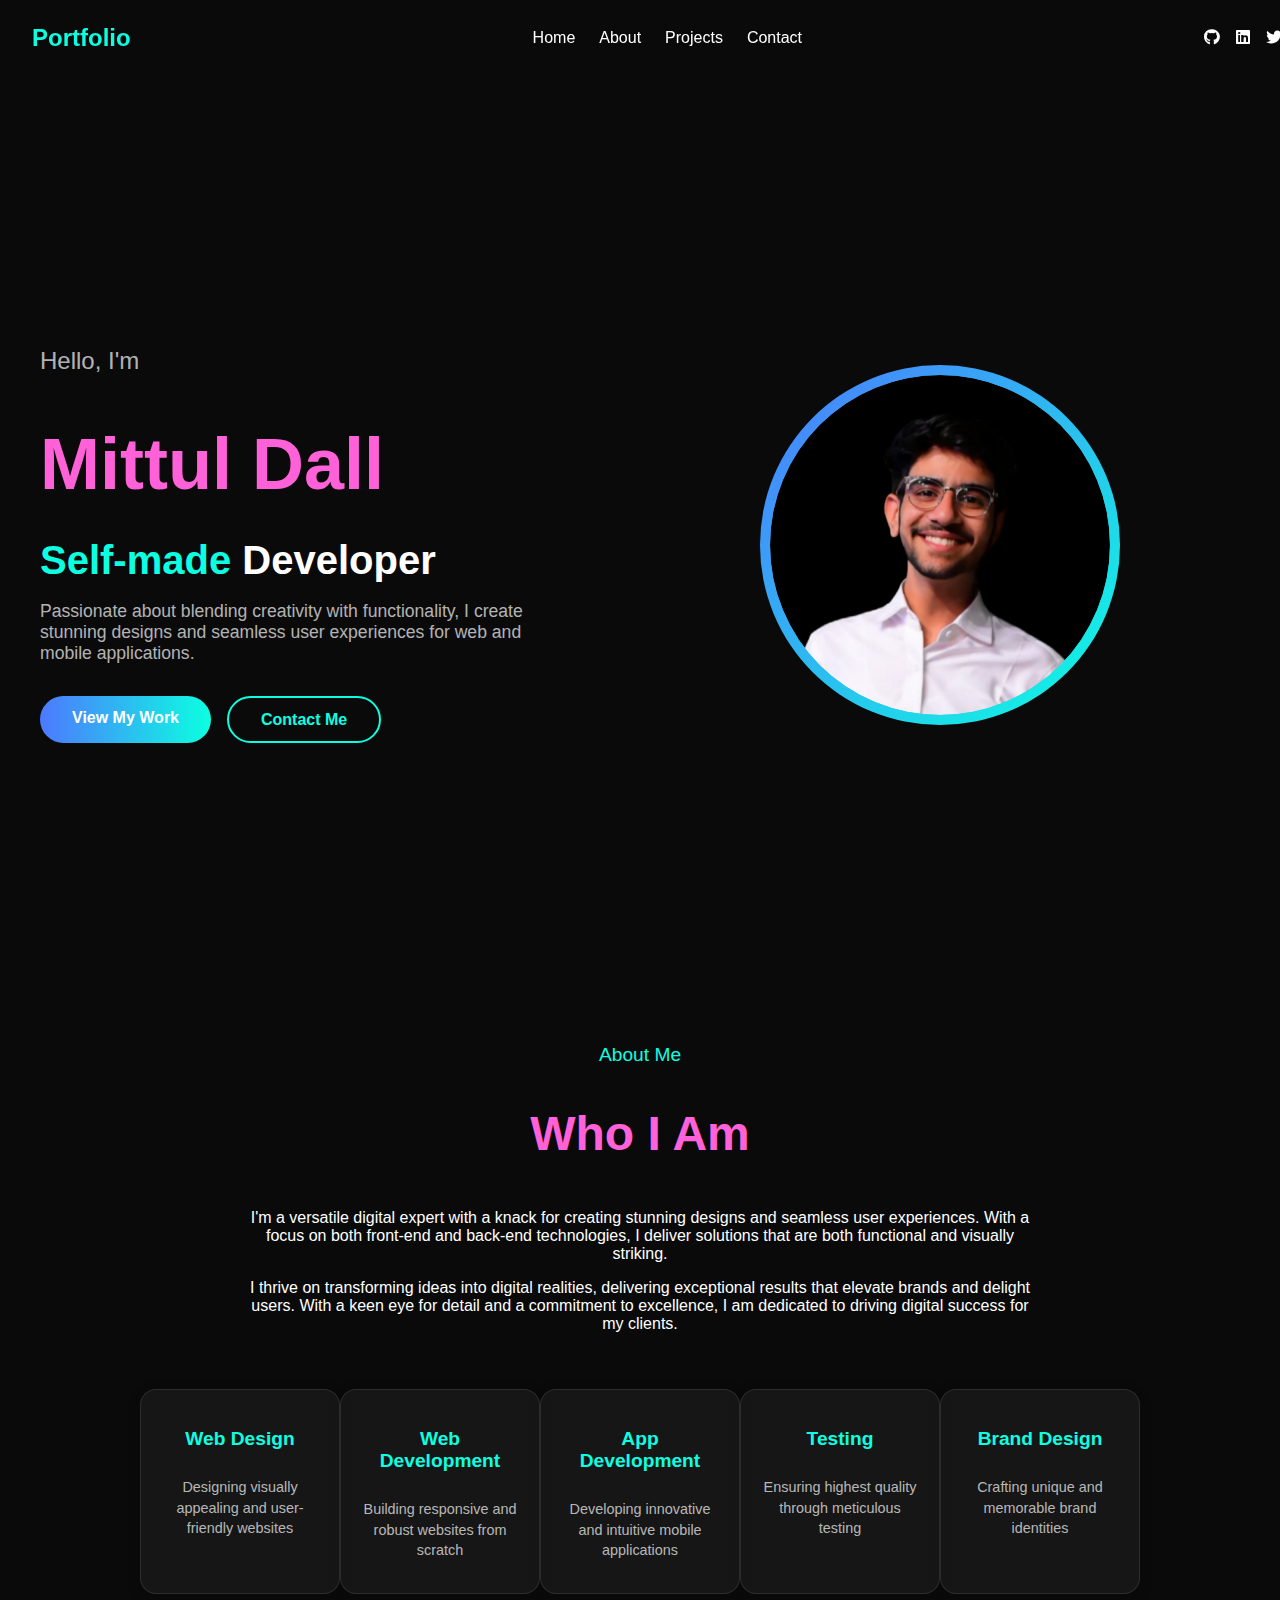
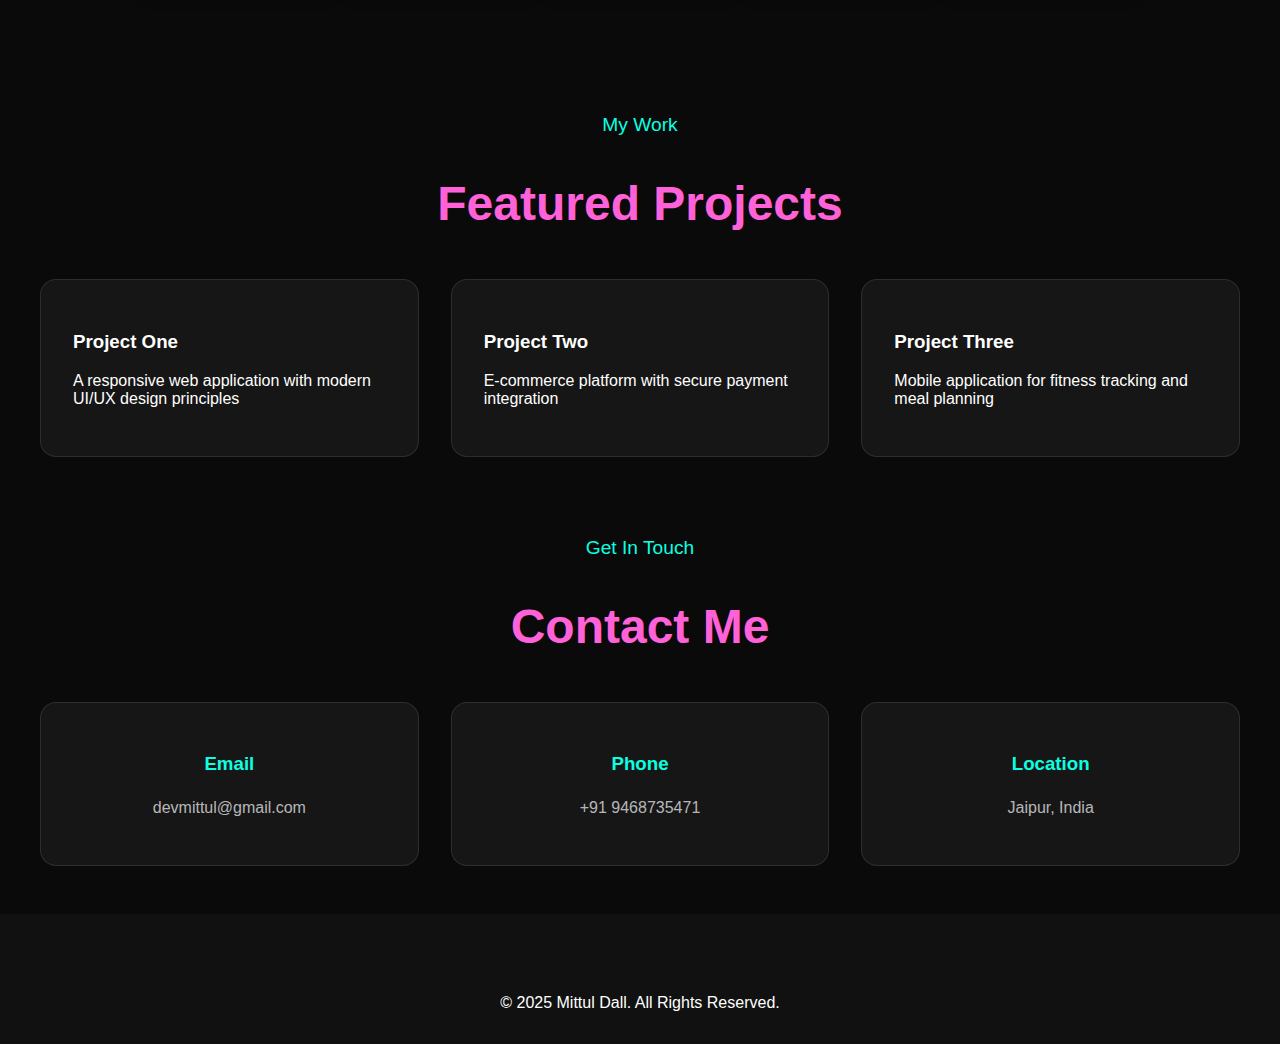
<file: basic.html>
<!DOCTYPE html>
<html lang="en">
<head>
    <meta charset="UTF-8">
    <meta name="viewport" content="width=device-width, initial-scale=1.0">
    <title>Basic Portfolio View</title>
    <link rel="stylesheet" href="https://cdnjs.cloudflare.com/ajax/libs/font-awesome/6.0.0/css/all.min.css">
    <style>
        /* Base styles */
        body {
            font-family: 'Arial', sans-serif;
            background-color: #0a0a0a;
            color: #ffffff;
            margin: 0;
            padding: 0;
            overflow-x: hidden;
        }
        
        .container {
            width: 100%;
            max-width: 1200px;
            margin: 0 auto;
            padding: 0 2rem;
        }
        
        /* Navigation */
        nav {
            display: flex;
            justify-content: space-between;
            align-items: center;
            padding: 1.5rem 2rem;
            background-color: rgba(10, 10, 10, 0.8);
            position: fixed;
            top: 0;
            left: 0;
            width: 100%;
            z-index: 1000;
        }
        
        .logo {
            font-weight: 700;
            font-size: 1.5rem;
            color: #0cffe1;
        }
        
        .menu-items {
            display: flex;
            gap: 1.5rem;
        }
        
        .menu-items a {
            color: #ffffff;
            text-decoration: none;
            font-weight: 500;
        }
        
        /* Hero Section */
        .hero {
            height: 100vh;
            display: flex;
            align-items: center;
            padding-top: 80px;
        }
        
        .hero .container {
            display: flex;
            justify-content: space-between;
            align-items: center;
            flex-wrap: wrap;
        }
        
        .animated-text {
            flex: 1;
            min-width: 300px;
        }
        
        .greeting {
            font-size: 1.5rem;
            color: rgba(255, 255, 255, 0.7);
            margin-bottom: 1rem;
        }
        
        .name {
            font-size: 4.5rem;
            font-weight: 800;
            margin-bottom: 0.5rem;
            color: #ff61d8;
        }
        
        .profession {
            font-size: 2.5rem;
            font-weight: 700;
            margin-bottom: 1rem;
        }
        
        .profession span {
            color: #0cffe1;
        }
        
        .description {
            font-size: 1.1rem;
            color: rgba(255, 255, 255, 0.7);
            margin-bottom: 2rem;
            max-width: 500px;
        }
        
        .cta-buttons {
            display: flex;
            gap: 1rem;
            margin-top: 2rem;
        }
        
        .cta-primary, .cta-secondary {
            padding: 0.8rem 2rem;
            border-radius: 50px;
            font-weight: 600;
            text-decoration: none;
        }
        
        .cta-primary {
            background: linear-gradient(to right, #4d79ff, #0cffe1);
            color: #ffffff;
        }
        
        .cta-secondary {
            border: 2px solid #0cffe1;
            color: #0cffe1;
        }
        
        .hero-image {
            flex: 1;
            display: flex;
            justify-content: center;
            align-items: center;
            min-width: 300px;
        }
        
        .profile-image {
            width: 350px;
            height: 350px;
            border-radius: 50%;
            background: linear-gradient(135deg, #4d79ff, #0cffe1);
            display: flex;
            align-items: center;
            justify-content: center;
            padding: 5px;
        }
        
        .image-placeholder {
            width: 100%;
            height: 100%;
            border-radius: 50%;
            background-color: #111111;
            display: flex;
            align-items: center;
            justify-content: center;
            font-size: 1.5rem;
            color: rgba(255, 255, 255, 0.5);
        }
        
        /* Section Title */
        .section-title {
            text-align: center;
            margin-bottom: 3rem;
            padding-top: 4rem;
        }
        
        .section-title .subtitle {
            font-size: 1.2rem;
            color: #0cffe1;
            margin-bottom: 0.5rem;
            display: block;
        }
        
        .section-title h2 {
            font-size: 3rem;
            font-weight: 700;
            color: #ff61d8;
        }
        
        /* Footer */
        footer {
            background-color: #111111;
            padding: 4rem 0 1rem;
            margin-top: 3rem;
            text-align: center;
        }
        
        /* About Section */
        .about-content, .projects-grid {
            display: flex;
            flex-wrap: wrap;
            gap: 2rem;
            justify-content: center;
        }
        
        .about-text {
            flex: 1;
            min-width: 300px;
            margin-bottom: 2rem;
            text-align: center;
            max-width: 800px;
            margin-left: auto;
            margin-right: auto;
        }
        
        .about-cards-container {
            width: 100%;
            display: flex;
            justify-content: center;
            padding: 1.5rem 0;
        }
        
        .about-cards {
            display: flex;
            justify-content: space-between;
            width: 100%;
            max-width: 1000px;
            margin: 0 auto;
        }
        
        .about-card {
            background: rgba(255, 255, 255, 0.05);
            border-radius: 16px;
            border: 1px solid rgba(255, 255, 255, 0.1);
            padding: 1.2rem;
            width: 18%;
            box-shadow: 0 4px 15px rgba(0, 0, 0, 0.1);
            transition: transform 0.3s ease, box-shadow 0.3s ease;
            text-align: center;
            display: flex;
            flex-direction: column;
            align-items: center;
        }
        
        .about-card:hover {
            transform: translateY(-10px);
            box-shadow: 0 10px 25px rgba(0, 0, 0, 0.2);
        }
        
        .about-card h3 {
            color: #0cffe1;
            margin-bottom: 0.8rem;
            font-size: 1.2rem;
        }
        
        .about-card p {
            color: rgba(255, 255, 255, 0.7);
            line-height: 1.4;
            font-size: 0.9rem;
        }
        
        .project-card {
            background: rgba(255, 255, 255, 0.05);
            border-radius: 16px;
            border: 1px solid rgba(255, 255, 255, 0.1);
            padding: 2rem;
            flex: 1;
            min-width: 250px;
            margin-bottom: 1rem;
        }
        
        /* Contact Section */
        .contact-container {
            display: flex;
            flex-wrap: wrap;
            justify-content: space-around;
            gap: 2rem;
        }
        
        .contact-card {
            background: rgba(255, 255, 255, 0.05);
            border-radius: 16px;
            border: 1px solid rgba(255, 255, 255, 0.1);
            padding: 2rem;
            flex: 1;
            min-width: 250px;
            text-align: center;
            display: flex;
            flex-direction: column;
            align-items: center;
        }
        
        .contact-card h3 {
            color: #0cffe1;
            margin-bottom: 0.5rem;
        }
        
        .contact-card p {
            color: rgba(255, 255, 255, 0.7);
        }
        
        @media (max-width: 768px) {
            .menu-items {
                display: none;
            }
            
            .hero .container {
                flex-direction: column;
                gap: 3rem;
            }
            
            .name {
                font-size: 3rem;
            }
            
            .profession {
                font-size: 1.8rem;
            }
            
            .contact-container {
                flex-direction: column;
                align-items: center;
            }
            
            .contact-card {
                width: 100%;
                max-width: 400px;
            }
        }
        
        @media (max-width: 900px) {
            .about-cards {
                flex-wrap: wrap;
                justify-content: center;
                gap: 20px;
            }
            
            .about-card {
                width: 30%;
            }
        }
        
        @media (max-width: 600px) {
            .about-card {
                width: 45%;
            }
        }
        
        @media (max-width: 400px) {
            .about-card {
                width: 90%;
            }
        }
        
        /* Projects Section */
        #projects {
            padding-top: 1rem;
        }
        
        /* About Section */
        #about {
            margin-bottom: 0;
            padding-bottom: 1rem;
        }
    </style>
</head>
<body>
    <!-- Navbar -->
    <nav>
        <div class="logo">
            <span>Portfolio</span>
        </div>
        <div class="menu-items">
            <a href="#home">Home</a>
            <a href="#about">About</a>
            <a href="#projects">Projects</a>
            <a href="#contact">Contact</a>
        </div>
        <div class="social-links" style="display: flex; gap: 1rem;">
            <a href="https://github.com" target="_blank" rel="noopener noreferrer" style="color: white;"><i class="fab fa-github"></i></a>
            <a href="https://www.linkedin.com/in/immittul" target="_blank" rel="noopener noreferrer" style="color: white;"><i class="fab fa-linkedin"></i></a>
            <a href="https://x.com/immittul?t=PJbpidlW1fuesGk-Flp80w&s=35" target="_blank" rel="noopener noreferrer" style="color: white;"><i class="fab fa-twitter"></i></a>
            <a href="https://www.instagram.com/immittul/?igsh=eGRlY3hwYmtneWR5#" target="_blank" rel="noopener noreferrer" style="color: white;"><i class="fab fa-instagram"></i></a>
        </div>
    </nav>

    <!-- Hero Section -->
    <section id="home" class="hero">
        <div class="container" style="padding-top: 30px;">
            <div class="animated-text">
                <div class="greeting">Hello, I'm</div>
                <h1 class="name">Mittul Dall</h1>
                <h2 class="profession"><span>Self-made</span> Developer</h2>
                <p class="description">Passionate about blending creativity with functionality, I create stunning designs and seamless user experiences for web and mobile applications.</p>
                <div class="cta-buttons">
                    <a href="#projects" class="cta-primary">View My Work</a>
                    <a href="#contact" class="cta-secondary">Contact Me</a>
                </div>
            </div>
            <div class="hero-image">
                <div class="profile-image">
                    <div class="profile-pic-container" style="width: 340px; height: 340px; border-radius: 50%; overflow: hidden; margin: auto; display: block;">
                        <img src="./web3.jpg" alt="Mittul Dall" style="width: 100%; height: 100%; border-radius: 50%; object-fit: cover; display: block;" onload="console.log('Image loaded successfully')" onerror="console.log('Error loading image'); this.src='web3.jpg';">
                    </div>
                </div>
            </div>
        </div>
    </section>

    <!-- About Section -->
    <section id="about">
        <div class="section-title">
            <span class="subtitle">About Me</span>
            <h2>Who I Am</h2>
        </div>
        <div class="container">
            <div class="about-text">
                <p>I'm a versatile digital expert with a knack for creating stunning designs and seamless user experiences. With a focus on both front-end and back-end technologies, I deliver solutions that are both functional and visually striking.</p>
                <p>I thrive on transforming ideas into digital realities, delivering exceptional results that elevate brands and delight users. With a keen eye for detail and a commitment to excellence, I am dedicated to driving digital success for my clients.</p>
            </div>
            <div class="about-cards-container">
                <div class="about-cards">
                    <div class="about-card">
                        <h3>Web Design</h3>
                        <p>Designing visually appealing and user-friendly websites</p>
                    </div>
                    <div class="about-card">
                        <h3>Web Development</h3>
                        <p>Building responsive and robust websites from scratch</p>
                    </div>
                    <div class="about-card">
                        <h3>App Development</h3>
                        <p>Developing innovative and intuitive mobile applications</p>
                    </div>
                    <div class="about-card">
                        <h3>Testing</h3>
                        <p>Ensuring highest quality through meticulous testing</p>
                    </div>
                    <div class="about-card">
                        <h3>Brand Design</h3>
                        <p>Crafting unique and memorable brand identities</p>
                    </div>
                </div>
            </div>
        </div>
    </section>

    <!-- Projects Section -->
    <section id="projects">
        <div class="section-title">
            <span class="subtitle">My Work</span>
            <h2>Featured Projects</h2>
        </div>
        <div class="container">
            <div class="projects-grid">
                <div class="project-card">
                    <h3>Project One</h3>
                    <p>A responsive web application with modern UI/UX design principles</p>
                </div>
                <div class="project-card">
                    <h3>Project Two</h3>
                    <p>E-commerce platform with secure payment integration</p>
                </div>
                <div class="project-card">
                    <h3>Project Three</h3>
                    <p>Mobile application for fitness tracking and meal planning</p>
                </div>
            </div>
        </div>
    </section>

    <!-- Contact Section -->
    <section id="contact">
        <div class="section-title">
            <span class="subtitle">Get In Touch</span>
            <h2>Contact Me</h2>
        </div>
        <div class="container">
            <div class="contact-container">
                <div class="contact-card">
                    <h3>Email</h3>
                    <p>devmittul@gmail.com</p>
                </div>
                <div class="contact-card">
                    <h3>Phone</h3>
                    <p>+91 9468735471</p>
                </div>
                <div class="contact-card">
                    <h3>Location</h3>
                    <p>Jaipur, India</p>
                </div>
            </div>
        </div>
    </section>

    <!-- Footer -->
    <footer>
        <div class="container">
            <p>&copy; 2025 Mittul Dall. All Rights Reserved.</p>
        </div>
    </footer>

</body>
</html>
</file>
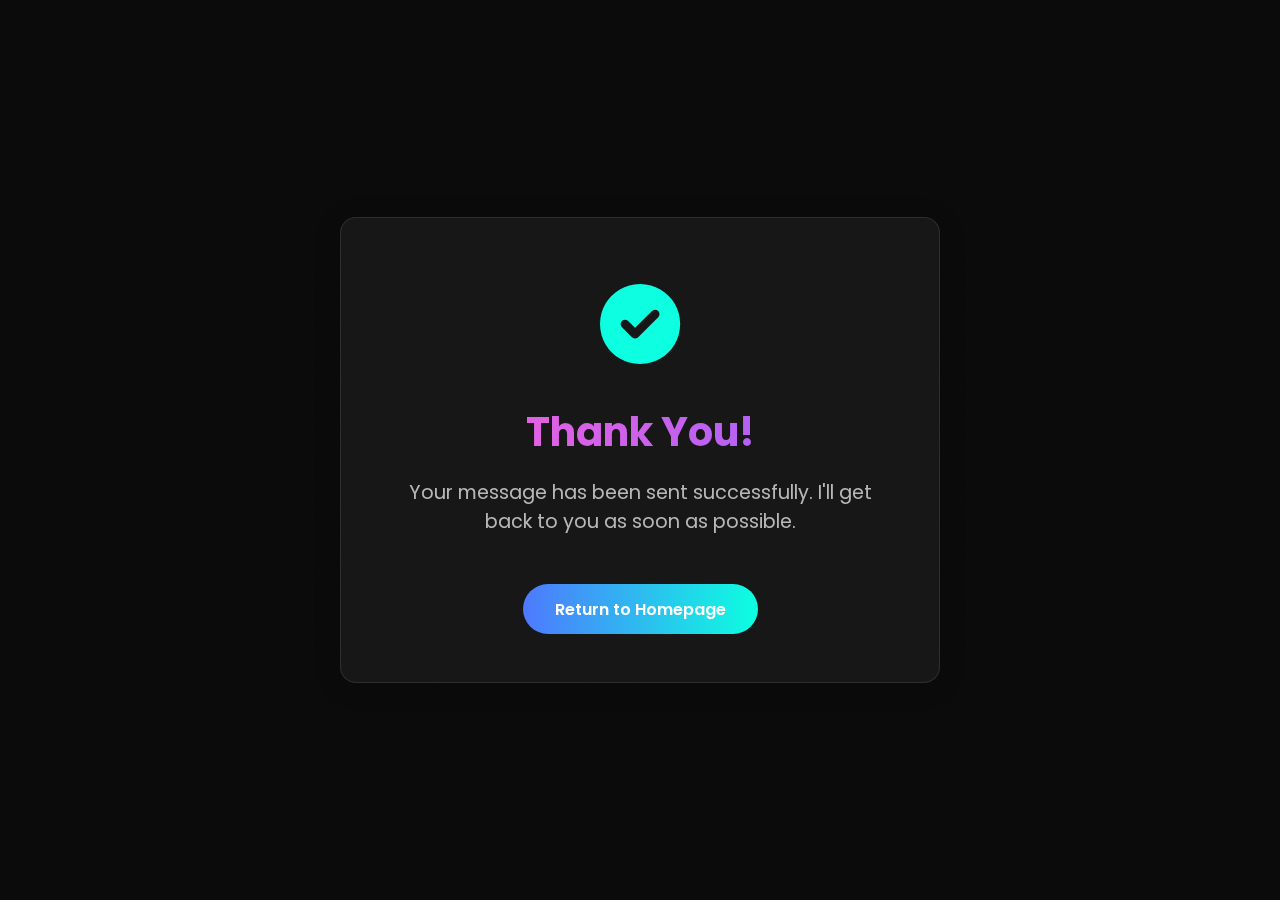
<file: thankyou.html>
<!DOCTYPE html>
<html lang="en">
<head>
    <meta charset="UTF-8">
    <meta name="viewport" content="width=device-width, initial-scale=1.0">
    <title>Thank You | Message Sent</title>
    <link rel="stylesheet" href="styles.css">
    <link rel="stylesheet" href="https://cdnjs.cloudflare.com/ajax/libs/font-awesome/6.0.0/css/all.min.css">
    <link href="https://fonts.googleapis.com/css2?family=Poppins:wght@300;400;500;600;700;800&display=swap" rel="stylesheet">
    <style>
        .thank-you-container {
            min-height: 100vh;
            display: flex;
            flex-direction: column;
            justify-content: center;
            align-items: center;
            text-align: center;
            padding: 2rem;
        }
        
        .thank-you-card {
            background: rgba(255, 255, 255, 0.05);
            backdrop-filter: blur(12px);
            -webkit-backdrop-filter: blur(12px);
            border-radius: 16px;
            border: 1px solid rgba(255, 255, 255, 0.1);
            padding: 3rem;
            max-width: 600px;
            width: 100%;
            box-shadow: 0 4px 30px rgba(0, 0, 0, 0.1);
        }
        
        .thank-you-icon {
            font-size: 5rem;
            color: #0cffe1;
            margin-bottom: 1rem;
        }
        
        .thank-you-title {
            font-size: 2.5rem;
            margin-bottom: 1rem;
            background: linear-gradient(to right, #ff61d8, #9961ff);
            -webkit-background-clip: text;
            -webkit-text-fill-color: transparent;
            background-clip: text;
        }
        
        .thank-you-message {
            font-size: 1.2rem;
            color: rgba(255, 255, 255, 0.7);
            margin-bottom: 2rem;
        }
        
        .return-home {
            display: inline-block;
            padding: 0.8rem 2rem;
            border-radius: 50px;
            font-weight: 600;
            text-decoration: none;
            background: linear-gradient(to right, #4d79ff, #0cffe1);
            color: #ffffff;
            margin-top: 1rem;
            transition: transform 0.3s ease, box-shadow 0.3s ease;
        }
        
        .return-home:hover {
            transform: translateY(-5px);
            box-shadow: 0 10px 25px rgba(12, 255, 225, 0.3);
        }
    </style>
</head>
<body>
    <div class="noise-overlay"></div>
    
    <div class="thank-you-container">
        <div class="thank-you-card">
            <div class="thank-you-icon">
                <i class="fas fa-check-circle"></i>
            </div>
            <h1 class="thank-you-title">Thank You!</h1>
            <p class="thank-you-message">Your message has been sent successfully. I'll get back to you as soon as possible.</p>
            <a href="index.html" class="return-home">Return to Homepage</a>
        </div>
    </div>

    <script>
        // Add some simple animation
        document.addEventListener('DOMContentLoaded', function() {
            const card = document.querySelector('.thank-you-card');
            
            setTimeout(() => {
                card.style.transition = 'transform 1s ease, opacity 1s ease';
                card.style.transform = 'translateY(0)';
                card.style.opacity = '1';
            }, 100);
        });
    </script>
</body>
</html>
</file>
<file: styles.css>
/* Variables */
:root {
  /* Dark Theme Base Colors */
  --bg-primary: #0a0a0a;
  --bg-secondary: #111111;
  --bg-tertiary: #1a1a1a;
  
  /* Crayon Vibrant Colors */
  --crayon-pink: #ff61d8;
  --crayon-purple: #bd4df1;
  --crayon-blue: #4d79ff;
  --crayon-teal: #0cffe1;
  --crayon-green: #00ff8f;
  --crayon-yellow: #ffee00;
  --crayon-orange: #ff9e00;
  --crayon-red: #ff5757;
  
  /* Glass Effect Colors */
  --glass-bg: rgba(255, 255, 255, 0.05);
  --glass-border: rgba(255, 255, 255, 0.1);
  --glass-highlight: rgba(255, 255, 255, 0.15);
  --glass-shadow: rgba(0, 0, 0, 0.3);
  
  /* Text Colors */
  --text-primary: #ffffff;
  --text-secondary: rgba(255, 255, 255, 0.7);
  --text-tertiary: rgba(255, 255, 255, 0.5);
  
  /* Fonts */
  --font-primary: 'Poppins', sans-serif;
}

/* Global Styles */
* {
  margin: 0;
  padding: 0;
  box-sizing: border-box;
}

html {
  scroll-behavior: smooth;
  font-size: 16px;
}

body {
  font-family: var(--font-primary);
  background-color: var(--bg-primary);
  color: var(--text-primary);
  overflow-x: hidden;
  position: relative;
  display: block;
  visibility: visible;
}

a {
  text-decoration: none;
  color: inherit;
  transition: all 0.3s ease;
}

ul, li {
  list-style: none;
}

.container {
  width: 100%;
  max-width: 1200px;
  margin: 0 auto;
  padding: 0 2rem;
}

section {
  padding: 6rem 0;
  position: relative;
}

/* Noise Overlay */
.noise-overlay {
  position: fixed;
  top: 0;
  left: 0;
  width: 100%;
  height: 100%;
  background-image: url('[data-uri]');
  pointer-events: none;
  z-index: 100;
  opacity: 0.4;
}

/* Glass Effect Styles */
.glass-effect, .glass-card {
  background: var(--glass-bg);
  backdrop-filter: blur(12px);
  -webkit-backdrop-filter: blur(12px);
  border-radius: 16px;
  border: 1px solid var(--glass-border);
  box-shadow: 0 4px 30px var(--glass-shadow);
  overflow: hidden;
  position: relative;
}

.glass-effect::before, .glass-card::before {
  content: '';
  position: absolute;
  top: 0;
  left: -50%;
  width: 100%;
  height: 100%;
  background: linear-gradient(
    90deg,
    transparent,
    var(--glass-highlight),
    transparent
  );
  transform: skewX(-25deg);
  transition: 0.5s;
  opacity: 0;
}

.glass-effect:hover::before, .glass-card:hover::before {
  left: 100%;
  opacity: 0.3;
}

/* Navbar */
nav {
  display: flex;
  justify-content: space-between;
  align-items: center;
  padding: 1.5rem 2rem;
  position: fixed;
  top: 0;
  left: 0;
  width: 100%;
  z-index: 1000;
  backdrop-filter: blur(10px);
  -webkit-backdrop-filter: blur(10px);
  border-bottom: 1px solid var(--glass-border);
  background: rgba(10, 10, 10, 0.8);
}

.logo .glass-effect {
  padding: 0.5rem 1.2rem;
}

.logo span {
  font-weight: 700;
  font-size: 1.5rem;
  background: linear-gradient(to right, var(--crayon-blue), var(--crayon-teal));
  -webkit-background-clip: text;
  -webkit-text-fill-color: transparent;
  background-clip: text;
}

.menu-items .glass-effect {
  display: flex;
  gap: 1.5rem;
  padding: 0.5rem 1.5rem;
}

.menu-items a {
  position: relative;
  font-weight: 500;
  padding: 0.5rem 0;
}

.menu-items a::after {
  content: '';
  position: absolute;
  bottom: 0;
  left: 0;
  width: 0;
  height: 2px;
  background: linear-gradient(to right, var(--crayon-blue), var(--crayon-teal));
  transition: width 0.3s ease;
}

.menu-items a:hover::after,
.menu-items a.active::after {
  width: 100%;
}

.menu-items a.active {
  color: var(--crayon-teal);
}

.social-icons .glass-effect {
  display: flex;
  gap: 1rem;
  padding: 0.5rem 1rem;
}

.social-icons a {
  font-size: 1.2rem;
  transition: color 0.3s ease;
}

.social-icons a:hover {
  color: var(--crayon-teal);
}

/* Hero Section */
.hero {
  height: 100vh;
  display: flex;
  align-items: center;
  position: relative;
  overflow: hidden;
  padding-top: 100px;
}

.hero .container {
  display: flex;
  justify-content: space-between;
  align-items: center;
  flex-wrap: wrap;
}

.animated-text {
  flex: 1;
  min-width: 300px;
}

.greeting {
  font-size: 1.5rem;
  color: var(--text-secondary);
  margin-bottom: 1rem;
  opacity: 1;
}

.name {
  font-size: 4.5rem;
  font-weight: 800;
  margin-bottom: 0.5rem;
  background: linear-gradient(to right, var(--crayon-pink), var(--crayon-purple), var(--crayon-blue));
  -webkit-background-clip: text;
  -webkit-text-fill-color: transparent;
  background-clip: text;
  opacity: 1;
}

.profession {
  font-size: 2.5rem;
  font-weight: 700;
  margin-bottom: 1rem;
  opacity: 1;
}

.profession span {
  color: var(--crayon-teal);
}

.description {
  font-size: 1.1rem;
  color: var(--text-secondary);
  margin-bottom: 2rem;
  max-width: 500px;
  opacity: 1;
}

.cta-buttons {
  display: flex;
  gap: 1rem;
  margin-top: 2rem;
  opacity: 1;
}

.cta-primary, .cta-secondary {
  padding: 0.8rem 2rem;
  border-radius: 50px;
  font-weight: 600;
  transition: transform 0.3s ease, box-shadow 0.3s ease;
}

.cta-primary {
  background: linear-gradient(to right, var(--crayon-blue), var(--crayon-teal));
  color: var(--text-primary);
}

.cta-secondary {
  border: 2px solid var(--crayon-teal);
  color: var(--crayon-teal);
}

.cta-primary:hover, .cta-secondary:hover {
  transform: translateY(-5px);
  box-shadow: 0 5px 15px rgba(12, 255, 225, 0.3);
}

.hero-image {
  flex: 1;
  display: flex;
  justify-content: center;
  align-items: center;
  min-width: 300px;
}

.profile-image-container {
  position: relative;
}

.profile-image {
  width: 350px;
  height: 350px;
  border-radius: 50%;
  background: linear-gradient(135deg, var(--crayon-blue), var(--crayon-teal));
  display: flex;
  align-items: center;
  justify-content: center;
  padding: 5px;
  opacity: 1;
  overflow: hidden;
}

.profile-pic-container {
  width: 100%;
  height: 100%;
  display: flex;
  align-items: center;
  justify-content: center;
  border-radius: 50%;
  overflow: hidden;
}

.profile-pic-container img {
  width: 100%;
  height: 100%;
  object-fit: cover;
  border-radius: 50%;
}

.image-placeholder {
  width: 100%;
  height: 100%;
  border-radius: 50%;
  background-color: var(--bg-secondary);
  display: flex;
  align-items: center;
  justify-content: center;
  font-size: 1.5rem;
  color: var(--text-tertiary);
}

.orbiting-elements {
  position: absolute;
  top: 0;
  left: 0;
  width: 100%;
  height: 100%;
}

.orbit-element {
  position: absolute;
  width: 50px;
  height: 50px;
  border-radius: 50%;
  display: flex;
  align-items: center;
  justify-content: center;
  font-size: 1.5rem;
  background: var(--glass-bg);
  backdrop-filter: blur(5px);
  -webkit-backdrop-filter: blur(5px);
  border: 1px solid var(--glass-border);
  animation: orbit 10s linear infinite;
  opacity: 1;
}

.html-icon {
  top: 0;
  left: 50%;
  transform: translateX(-50%);
  color: var(--crayon-pink);
  animation-delay: 0s;
}

.css-icon {
  top: 50%;
  right: 0;
  transform: translateY(-50%);
  color: var(--crayon-blue);
  animation-delay: -2.5s;
}

.js-icon {
  bottom: 0;
  left: 50%;
  transform: translateX(-50%);
  color: var(--crayon-orange);
  animation-delay: -5s;
}

.react-icon {
  top: 50%;
  left: 0;
  transform: translateY(-50%);
  color: var(--crayon-purple);
  animation-delay: -7.5s;
}

@keyframes orbit {
  0% {
    transform: rotate(0deg) translateX(175px) rotate(0deg);
  }
  100% {
    transform: rotate(360deg) translateX(175px) rotate(-360deg);
  }
}

.scroll-indicator {
  position: absolute;
  bottom: 2rem;
  left: 50%;
  transform: translateX(-50%);
  display: flex;
  flex-direction: column;
  align-items: center;
  color: var(--text-tertiary);
  animation: fadeInUp 2s infinite;
}

.scroll-arrow {
  width: 20px;
  height: 30px;
  margin-top: 0.5rem;
  position: relative;
}

.scroll-arrow::before {
  content: '';
  position: absolute;
  top: 0;
  left: 50%;
  width: 2px;
  height: 20px;
  background-color: var(--text-tertiary);
  animation: scrollDown 2s infinite;
}

.scroll-arrow::after {
  content: '';
  position: absolute;
  bottom: 0;
  left: 50%;
  width: 10px;
  height: 10px;
  border-right: 2px solid var(--text-tertiary);
  border-bottom: 2px solid var(--text-tertiary);
  transform: translateX(-50%) rotate(45deg);
}

@keyframes scrollDown {
  0%, 100% {
    height: 20px;
    top: 0;
  }
  50% {
    height: 25px;
    top: -5px;
  }
}

@keyframes fadeInUp {
  0%, 100% {
    opacity: 0.3;
    transform: translate(-50%, 10px);
  }
  50% {
    opacity: 1;
    transform: translate(-50%, 0);
  }
}

/* Section Styles */
.section-title {
  text-align: center;
  margin-bottom: 3rem;
}

/* Projects Section specific adjustments */
.projects .section-title {
  margin-bottom: 2rem;
}

.section-title .subtitle {
  font-size: 1.2rem;
  color: var(--crayon-teal);
  margin-bottom: 0.5rem;
  display: block;
}

.section-title h2 {
  font-size: 3rem;
  font-weight: 700;
  background: linear-gradient(to right, var(--crayon-pink), var(--crayon-purple));
  -webkit-background-clip: text;
  -webkit-text-fill-color: transparent;
  background-clip: text;
}

/* About Section */
.about-content {
  display: flex;
  flex-direction: column;
  align-items: center;
  text-align: center;
  gap: 3rem;
  max-width: 1200px;
  margin: 0 auto;
}

.about-text {
  flex: 1;
  min-width: 300px;
  max-width: 800px;
  margin-bottom: 2rem;
  text-align: center;
}

.about-text p {
  color: var(--text-secondary);
  margin-bottom: 1.5rem;
  font-size: 1.1rem;
  line-height: 1.6;
  max-width: 800px;
  margin-left: auto;
  margin-right: auto;
}

.stats {
  display: flex;
  flex-wrap: wrap;
  gap: 2rem;
  margin-top: 3rem;
  justify-content: center;
}

.stat-item {
  display: flex;
  flex-direction: column;
  align-items: center;
  margin-right: 1rem;
}

.stat-number {
  font-size: 2.5rem;
  font-weight: 700;
  background: linear-gradient(to right, var(--crayon-blue), var(--crayon-teal));
  -webkit-background-clip: text;
  -webkit-text-fill-color: transparent;
  background-clip: text;
}

.stat-label {
  font-size: 1rem;
  color: var(--text-secondary);
}

/* Aesthetic Scrollbar Styling */
::-webkit-scrollbar {
  height: 8px;
  width: 8px;
}

::-webkit-scrollbar-track {
  background: var(--bg-secondary);
  border-radius: 10px;
}

::-webkit-scrollbar-thumb {
  background: linear-gradient(to right, var(--crayon-blue), var(--crayon-teal));
  border-radius: 10px;
  border: 2px solid var(--bg-secondary);
}

::-webkit-scrollbar-thumb:hover {
  background: linear-gradient(to right, var(--crayon-teal), var(--crayon-blue));
  box-shadow: 0 0 8px var(--crayon-teal);
}

/* Firefox Scrollbar */
* {
  scrollbar-width: thin;
  scrollbar-color: var(--crayon-teal) var(--bg-secondary);
}

/* Locked about cards with equal spacing */
.about-cards {
  display: flex;
  justify-content: center;
  align-items: stretch;
  width: 100%;
  max-width: 1200px;
  margin: 0 auto;
  padding: 2rem 0;
  gap: 20px; /* Fixed equal spacing between cards */
  overflow-x: auto;
  overflow-y: hidden;
  scrollbar-width: thin;
  scroll-snap-type: x mandatory; /* Adds snap points for better scrolling */
}

.about-cards::-webkit-scrollbar {
  height: 8px;
}

.about-cards::-webkit-scrollbar-thumb {
  background: linear-gradient(to right, var(--crayon-blue), var(--crayon-teal));
  border-radius: 10px;
}

.about-card {
  width: 200px; /* Fixed width */
  min-width: 200px;
  flex: 0 0 200px; /* Prevent growing or shrinking */
  padding: 1.5rem;
  background: var(--glass-bg);
  backdrop-filter: blur(12px);
  -webkit-backdrop-filter: blur(12px);
  border-radius: 16px;
  border: 1px solid var(--glass-border);
  box-shadow: 0 4px 30px var(--glass-shadow);
  transition: transform 0.3s ease, box-shadow 0.3s ease;
  display: flex;
  flex-direction: column;
  align-items: center;
  text-align: center;
  margin: 0; /* Remove any margin that might affect spacing */
  scroll-snap-align: center; /* Align with snap points */
}

.about-card:hover {
  transform: translateY(-10px);
}

.card-icon {
  font-size: 2.5rem;
  margin-bottom: 1rem;
  color: var(--crayon-teal);
}

.about-card h3 {
  font-size: 1.2rem;
  margin-bottom: 0.8rem;
  color: var(--text-primary);
}

.about-card p {
  color: var(--text-secondary);
  font-size: 1rem;
  line-height: 1.5;
}

/* Skills Section */
.skills-container {
  display: flex;
  flex-direction: column;
  gap: 3rem;
}

.skill-group h3 {
  font-size: 1.8rem;
  margin-bottom: 1.5rem;
  background: linear-gradient(to right, var(--crayon-pink), var(--crayon-purple));
  -webkit-background-clip: text;
  -webkit-text-fill-color: transparent;
  background-clip: text;
}

.skill-cards {
  display: flex;
  flex-wrap: wrap;
  gap: 1.5rem;
}

.skill-card {
  flex: 1;
  min-width: 200px;
  padding: 1.5rem;
  display: flex;
  flex-direction: column;
  align-items: center;
  transition: transform 0.3s ease;
}

.skill-card:hover {
  transform: translateY(-5px);
}

.skill-card i {
  font-size: 2.5rem;
  margin-bottom: 1rem;
}

.skill-card i.fa-html5 {
  color: var(--crayon-orange);
}

.skill-card i.fa-css3-alt {
  color: var(--crayon-blue);
}

.skill-card i.fa-js {
  color: var(--crayon-yellow);
}

.skill-card i.fa-react {
  color: var(--crayon-teal);
}

.skill-card i.fa-node-js {
  color: var(--crayon-green);
}

.skill-card i.fa-database, .skill-card i.fa-server {
  color: var(--crayon-pink);
}

.skill-card i.fa-git-alt {
  color: var(--crayon-orange);
}

.skill-card i.fa-figma {
  color: var(--crayon-purple);
}

.skill-card i.fa-terminal {
  color: var(--text-primary);
}

.skill-card span {
  font-size: 1.2rem;
  margin-bottom: 1rem;
}

.skill-level {
  width: 100%;
  height: 8px;
  background-color: var(--bg-tertiary);
  border-radius: 10px;
  overflow: hidden;
}

.skill-progress {
  height: 100%;
  background: linear-gradient(to right, var(--crayon-blue), var(--crayon-teal));
  border-radius: 10px;
  transition: width 1.5s ease-in-out;
  opacity: 1;
}

/* Projects Section */
.projects-grid {
  display: flex;
  flex-direction: row;
  flex-wrap: nowrap;
  overflow-x: auto;
  overflow-y: hidden;
  gap: 3.5rem; /* ~15mm spacing */
  width: 100%;
  padding: 1rem 1rem 1.5rem 1rem; /* Updated padding-left */
  justify-content: flex-start; /* Changed from center */
  scroll-snap-type: x mandatory; /* Added for smoother scrolling */
  scroll-padding: 1rem; /* Added to ensure padding is respected on snap */
}

.project-card {
  width: 320px;
  min-width: 320px;
  flex: 0 0 auto;
  margin: 0;
}

.project-card:hover {
  transform: translateY(-10px);
}

.project-image {
  width: 100%;
  height: 200px;
  overflow: hidden;
}

.project-image .image-placeholder {
  width: 100%;
  height: 100%;
  border-radius: 10px 10px 0 0;
  background-color: var(--bg-tertiary);
  display: flex;
  align-items: center;
  justify-content: center;
  color: var(--text-tertiary);
  font-size: 1.2rem;
}

.project-info {
  padding: 1.2rem;
}

.project-info h3 {
  font-size: 1.3rem;
  margin-bottom: 0.5rem;
}

.project-info p {
  color: var(--text-secondary);
  margin-bottom: 1rem;
  font-size: 1rem;
  line-height: 1.5;
}

.project-tech {
  display: flex;
  flex-wrap: wrap;
  gap: 0.5rem;
  margin-bottom: 1.2rem;
}

.project-tech span {
  padding: 0.25rem 0.7rem;
  border-radius: 50px;
  font-size: 0.75rem;
  background-color: var(--bg-tertiary);
  color: var(--crayon-teal);
}

.project-links {
  display: flex;
  gap: 1rem;
}

.project-link {
  padding: 0.5rem 1rem;
  border-radius: 50px;
  font-size: 0.9rem;
  display: flex;
  align-items: center;
  gap: 0.5rem;
  transition: all 0.3s ease;
}

.project-link:hover {
  background-color: var(--bg-tertiary);
  color: var(--crayon-teal);
}

/* Projects grid scrollbar styling */
.projects-grid::-webkit-scrollbar {
  height: 8px;
}

.projects-grid::-webkit-scrollbar-thumb {
  background: linear-gradient(to right, var(--crayon-blue), var(--crayon-teal));
  border-radius: 10px;
}

/* Contact Section */
.contact .container {
  max-width: 1200px;
  margin: 0 auto;
  padding: 0 2rem;
}

.contact-container {
  display: flex;
  flex-wrap: wrap;
  gap: 3rem;
  justify-content: space-between;
  margin: 0 auto;
}

.contact-info {
  display: flex;
  flex-direction: column;
  min-width: 300px;
  max-width: 400px;
  padding: 2rem;
  background: var(--glass-bg);
  backdrop-filter: blur(12px);
  -webkit-backdrop-filter: blur(12px);
  border-radius: 16px;
  border: 1px solid var(--glass-border);
  box-shadow: 0 4px 30px var(--glass-shadow);
}

.contact-item {
  display: flex;
  align-items: center;
  padding: 1rem 0.5rem;
}

.contact-divider {
  height: 1px;
  background: linear-gradient(to right, transparent, var(--glass-border), transparent);
  margin: 0.5rem 0;
  width: 100%;
}

.contact-icon {
  width: 50px;
  height: 50px;
  border-radius: 50%;
  background: linear-gradient(to right, var(--crayon-blue), var(--crayon-teal));
  display: flex;
  align-items: center;
  justify-content: center;
  font-size: 1.5rem;
  margin-right: 1.5rem;
  flex-shrink: 0;
}

.contact-details {
  flex: 1;
}

.contact-details h3 {
  font-size: 1.2rem;
  margin-bottom: 0.3rem;
  color: var(--text-primary);
}

.contact-details p {
  color: var(--text-secondary);
}

.contact-form {
  flex: 1;
  padding: 2rem;
  min-width: 300px;
  max-width: 600px;
  margin: 0 auto;
  background: var(--glass-bg);
  backdrop-filter: blur(12px);
  -webkit-backdrop-filter: blur(12px);
  border-radius: 16px;
  border: 1px solid var(--glass-border);
}

.form-group {
  margin-bottom: 1.5rem;
}

.form-group input,
.form-group textarea {
  width: 100%;
  padding: 1rem;
  border-radius: 10px;
  border: 1px solid var(--glass-border);
  background: var(--bg-tertiary);
  color: var(--text-primary);
  font-family: var(--font-primary);
  font-size: 1rem;
  transition: border-color 0.3s ease;
}

.form-group textarea {
  min-height: 150px;
  resize: vertical;
}

.form-group input:focus,
.form-group textarea:focus {
  outline: none;
  border-color: var(--crayon-teal);
}

.submit-btn {
  width: 100%;
  padding: 1rem;
  border-radius: 10px;
  border: none;
  background: linear-gradient(to right, var(--crayon-blue), var(--crayon-teal));
  color: var(--text-primary);
  font-family: var(--font-primary);
  font-size: 1rem;
  font-weight: 600;
  cursor: pointer;
  transition: transform 0.3s ease, box-shadow 0.3s ease;
}

.submit-btn:hover {
  transform: translateY(-5px);
  box-shadow: 0 5px 15px rgba(12, 255, 225, 0.3);
}

/* Footer */
footer {
  background-color: var(--bg-secondary);
  padding: 4rem 0 1rem;
  margin-top: 3rem;
}

.footer-content {
  display: flex;
  flex-wrap: wrap;
  justify-content: space-between;
  gap: 2rem;
  max-width: 1200px;
  margin: 0 auto;
  padding: 0 2rem;
  margin-bottom: 3rem;
}

.footer-logo span {
  font-weight: 700;
  font-size: 2rem;
  background: linear-gradient(to right, var(--crayon-blue), var(--crayon-teal));
  -webkit-background-clip: text;
  -webkit-text-fill-color: transparent;
  background-clip: text;
}

.footer-links {
  display: flex;
  gap: 1.5rem;
}

.footer-links a {
  color: var(--text-secondary);
  transition: color 0.3s ease;
}

.footer-links a:hover {
  color: var(--crayon-teal);
}

.footer-social {
  display: flex;
  gap: 1rem;
}

.footer-social a {
  width: 40px;
  height: 40px;
  border-radius: 50%;
  background-color: var(--bg-tertiary);
  display: flex;
  align-items: center;
  justify-content: center;
  transition: all 0.3s ease;
}

.footer-social a:hover {
  background: linear-gradient(to right, var(--crayon-blue), var(--crayon-teal));
  transform: translateY(-5px);
}

.footer-bottom {
  text-align: center;
  padding-top: 1.5rem;
  border-top: 1px solid var(--glass-border);
  max-width: 1200px;
  margin: 0 auto;
  padding-left: 2rem;
  padding-right: 2rem;
}

.footer-bottom p {
  color: var(--text-tertiary);
  font-size: 0.9rem;
}

/* Custom Cursor */
.custom-cursor {
  width: 30px;
  height: 30px;
  border: 2px solid var(--crayon-teal);
  border-radius: 50%;
  position: fixed;
  pointer-events: none;
  z-index: 9999;
  mix-blend-mode: difference;
  transform: translate(-50%, -50%);
}

/* Responsive Design */
@media (max-width: 1024px) {
  .name {
    font-size: 3.5rem;
  }
  
  .profession {
    font-size: 2rem;
  }
  
  .profile-image {
    width: 300px;
    height: 300px;
  }
  
  @keyframes orbit {
    0% {
      transform: rotate(0deg) translateX(150px) rotate(0deg);
    }
    100% {
      transform: rotate(360deg) translateX(150px) rotate(-360deg);
    }
  }
}

@media (max-width: 768px) {
  nav {
    padding: 1rem;
  }
  
  .menu-items, .social-icons {
    display: none;
  }
  
  .hero .container {
    flex-direction: column;
    gap: 3rem;
  }
  
  .animated-text, .hero-image {
    text-align: center;
    width: 100%;
  }
  
  .hero-image {
    display: flex;
    justify-content: center;
    align-items: center;
    padding: 0 1rem;
  }
  
  .profile-image-container {
    position: relative;
    display: flex;
    justify-content: center;
    align-items: center;
    width: auto;
    max-width: 100%;
  }
  
  .profile-image {
    max-width: 100%;
    width: 300px;
    height: 300px;
  }
  
  .profile-pic-container {
    width: 100%;
    height: 100%;
    display: flex;
    align-items: center;
    justify-content: center;
  }
  
  .name {
    font-size: 3rem;
  }
  
  .profession {
    font-size: 1.8rem;
  }
  
  .description {
    margin: 0 auto 2rem;
  }
  
  .cta-buttons {
    justify-content: center;
  }
  
  .about-content {
    flex-direction: column;
  }
  
  .stats {
    justify-content: center;
  }
  
  .contact-form {
    min-width: 300px;
  }
  
  .custom-cursor {
    display: none;
  }
  
  .footer-content {
    flex-direction: column;
    align-items: center;
    text-align: center;
  }
  
  .about-cards {
    display: flex;
    flex-direction: row;
    flex-wrap: nowrap;
    overflow-x: auto;
    overflow-y: hidden;
    gap: 20px; /* Match desktop gap for consistency */
    width: 100%;
    margin-left: 0;
    padding: 1rem 1rem 1.5rem 8px;
    justify-content: flex-start;
    scroll-snap-type: x mandatory;
    scroll-padding: 8px;
  }

  .about-card {
    min-width: 200px;
    width: 200px;
    flex: 0 0 200px; /* Explicitly set flex basis to match width */
    margin-left: 0 !important;
    height: auto;
    padding: 1.5rem;
    scroll-snap-align: center;
  }

  .projects-grid {
    display: flex;
    flex-direction: row;
    flex-wrap: nowrap;
    overflow-x: auto;
    overflow-y: hidden;
    gap: 3.5rem; /* ~15mm spacing */
    width: 100%;
    padding: 1rem 1rem 1.5rem 1rem; /* Updated padding-left */
    justify-content: flex-start; /* Changed from center */
    scroll-snap-type: x mandatory; /* Added for smoother scrolling */
    scroll-padding: 1rem; /* Added to ensure padding is respected on snap */
  }
  
  .project-card {
    width: 320px;
    min-width: 320px;
    flex: 0 0 auto;
    margin: 0;
  }
  
  .project-image {
    height: 200px;
  }
  
  .project-info {
    padding: 1.2rem;
  }

  .project-info p {
    font-size: 1rem;
    line-height: 1.5;
  }

  .project-tech {
    gap: 0.4rem;
  }

  .project-tech span {
    font-size: 0.7rem;
    padding: 0.2rem 0.6rem;
  }

  .contact-container {
    padding: 0 1rem;
  }

  .contact-info {
    display: flex;
    flex-direction: column;
    width: 100%;
    max-width: 500px;
    margin-bottom: 2rem;
    padding: 1.5rem;
  }

  .contact-item {
    padding: 0.8rem 0;
  }

  .footer-content {
    padding: 0 1rem;
  }

    .footer-links {
        flex-wrap: wrap;
        justify-content: center;
    }

    .footer-social a {
        width: 35px;
        height: 35px;
    }
}

/* Extra Small Mobile Devices - Specific dimensions adjustment */
@media (max-width: 320px) {
    html {
        font-size: 12px;
    }
    
    .container {
        padding: 5px 0.5rem 0 0.5rem;
    }
    
    nav {
        padding: 0.6rem 0.5rem;
    }
    
    .logo span {
        font-size: 1.2rem;
    }
    
    .hamburger {
        font-size: 1.2rem;
    }
    
    .hero {
        padding: 5rem 0.5rem 2rem;
    }
    
    .name {
        font-size: 2rem;
    }
    
    .profession {
        font-size: 1.2rem;
    }
    
    .description {
        font-size: 0.85rem;
        padding: 0 0.5rem;
    }
    
    .profile-image {
        width: 250px;
        height: 250px;
    }
    
    .cta-buttons {
        flex-direction: column;
        gap: 0.8rem;
        width: 100%;
        max-width: 200px;
        margin: 1.5rem auto 0;
    }
    
    .cta-primary, .cta-secondary {
        width: 100%;
        text-align: center;
        padding: 0.7rem 1rem;
    }
    
    .section-title h2 {
        font-size: 2.2rem;
    }
    
    .about-card {
        width: 200px;
        min-width: 200px;
    }
    
    .project-card {
        width: 240px;
        min-width: 240px;
    }
    
    .contact-card {
        padding: 0.8rem;
    }
    
    .contact-icon {
        width: 40px;
        height: 40px;
        font-size: 1.2rem;
        margin-right: 1rem;
    }
    
    .form-group input,
    .form-group textarea {
        padding: 0.7rem;
    }

    .contact-info {
        padding: 1rem;
    }
}

@media (max-width: 992px) {
  .contact-container {
    justify-content: center;
  }
  
  .contact-info, .contact-form {
    max-width: 100%;
  }
}

/* Projects Section */
.projects {
  padding-top: 3rem;
}

/* About Section adjustment */
.about {
  margin-bottom: 0;
  padding-bottom: 2rem;
}

/* Media Query for Mobile */
@media (max-width: 768px) {
    html {
        font-size: 14px;
    }

    /* Container adjustments */
    .container {
        padding: 8px 1rem 0 1rem;
        width: 100%;
    }

    /* Navigation improvements */
    nav {
        padding: 0.8rem 1rem;
    }

    .hamburger {
        display: block;
        z-index: 1002;
    }

    /* Hero section refinements */
    .hero {
        min-height: 100vh;
        padding: 6rem 1rem 3rem;
    }

    .hero .container {
        gap: 2.5rem;
        flex-direction: column-reverse;
    }

    .name {
        font-size: 2.5rem;
        line-height: 1.2;
    }

    .profession {
        font-size: 1.4rem;
    }

    .description {
        font-size: 0.9rem;
        line-height: 1.6;
        padding: 0 1rem;
    }

    /* About section improvements */
    .about-content {
        flex-direction: column;
        text-align: center;
        gap: 2rem;
        padding: 0 1rem;
    }
    
    .about-text p {
        font-size: 0.95rem;
        max-width: 95%;
        margin-left: auto;
        margin-right: auto;
        line-height: 1.6;
    }
    
    .stats {
        justify-content: space-around;
        flex-wrap: nowrap;
        gap: 1rem;
        width: 100%;
        margin-top: 2rem;
    }
    
    .stat-item {
         flex-basis: auto;
         flex-grow: 0;
         flex-shrink: 1;
         margin-right: 0;
         width: auto;
         min-width: 80px;
         text-align: center;
    }

    .stat-number {
        font-size: 2rem;
    }

    .stat-label {
        font-size: 0.8rem;
    }
}
</file>
